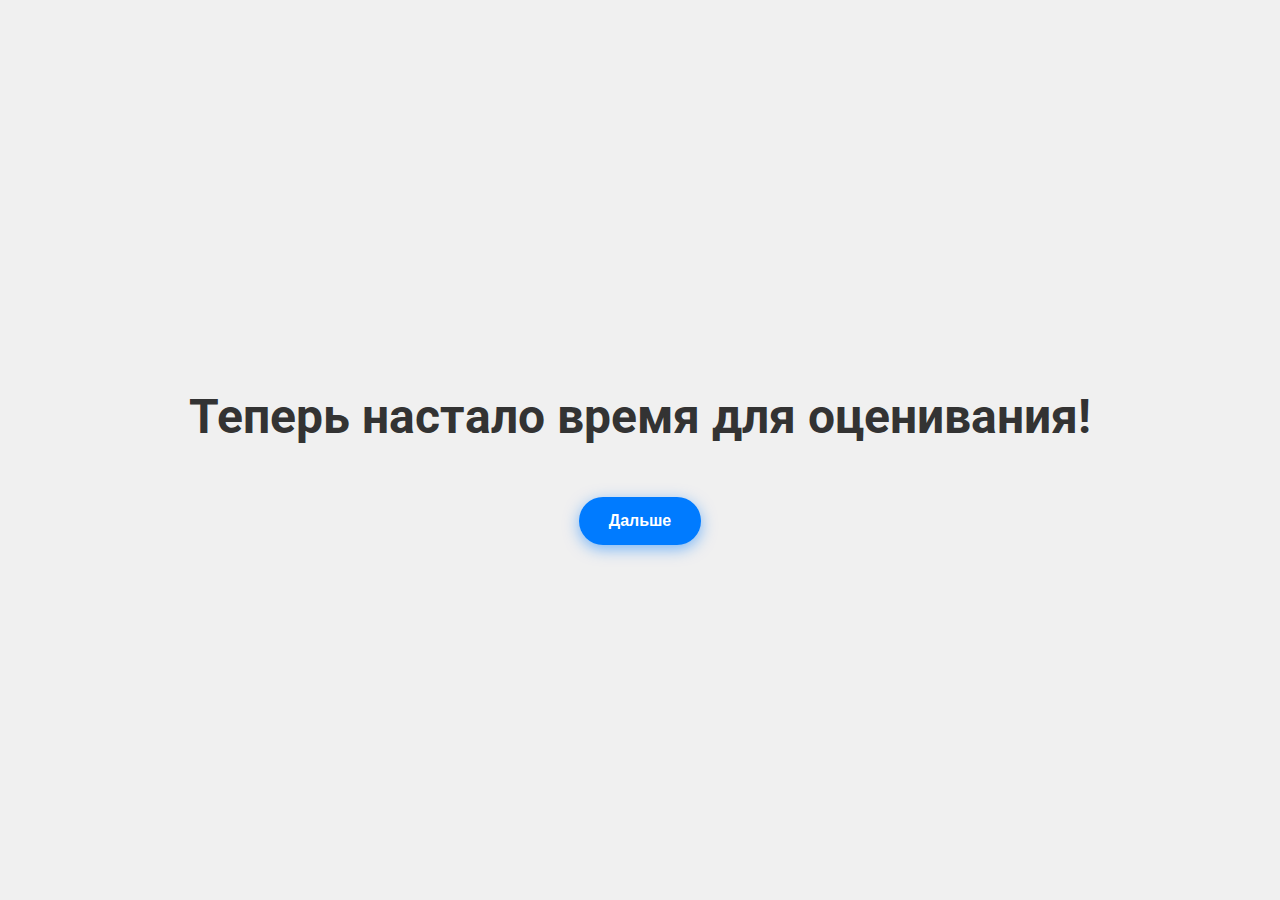
<file: Eye/eyen.html>
<!DOCTYPE html>
<html lang="ru">
<head>
    <meta charset="UTF-8">
    <meta name="viewport" content="width=device-width, initial-scale=1.0">
    <title>Главная страница</title>
    <link href="https://fonts.googleapis.com/css2?family=Roboto:wght@400;700&display=swap" rel="stylesheet">
    <link rel="stylesheet" href="eyem.css">
</head>
<body>
    <div class="container">
        <h1>Теперь настало время для оценивания!</h1>
        <button class="continue-button" onclick="redirect()">Дальше</button>
    </div>
    <script>
        function redirect() {
            window.location.href = 'your.html'; // Замените на нужную страницу
        }
    </script>
</body>
</html>
</file>
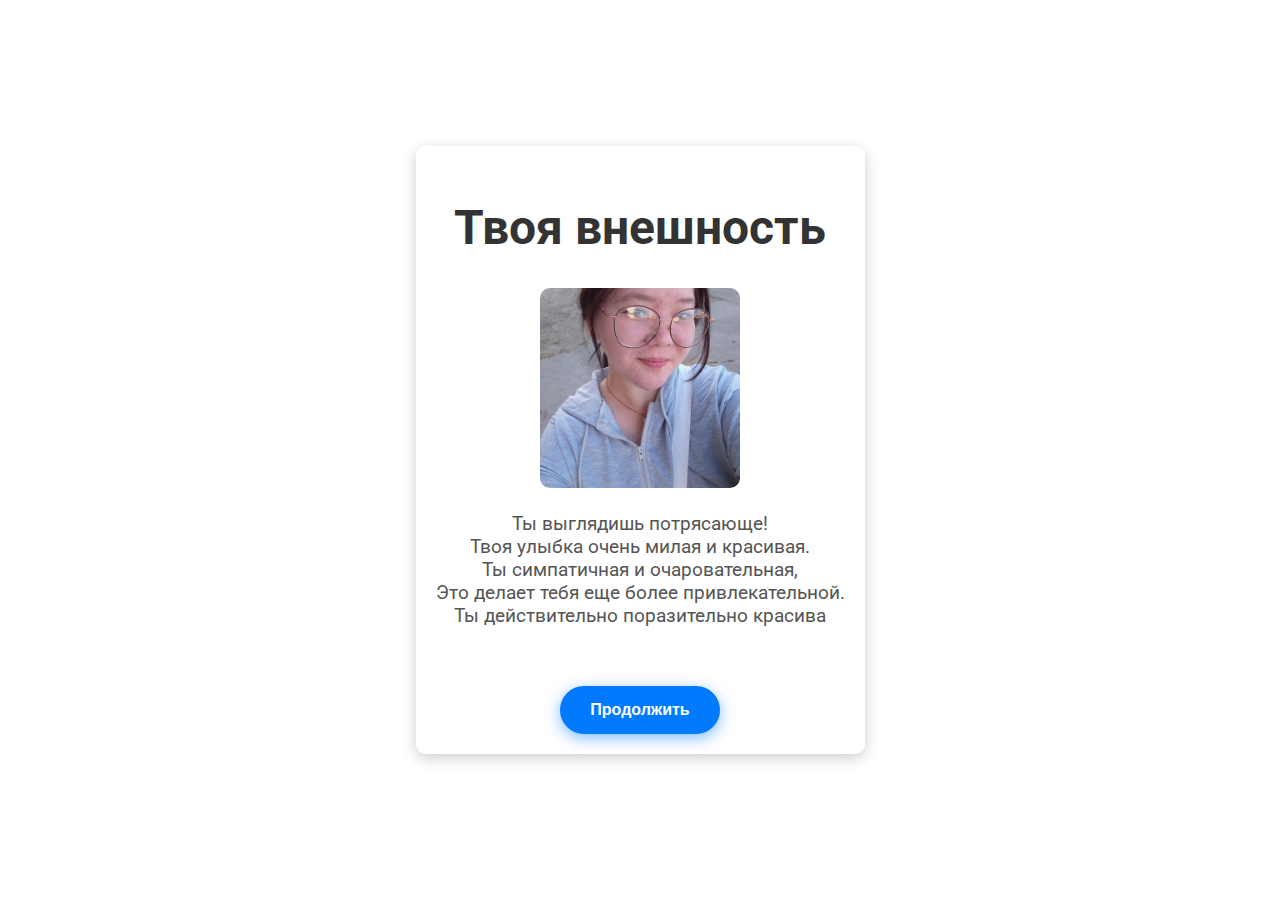
<file: Flow/face.html>
<!DOCTYPE html>
<html lang="ru">
<head>
    <meta charset="UTF-8">
    <meta name="viewport" content="width=device-width, initial-scale=1.0">
    <title>Привет снова</title>
    <link href="https://fonts.googleapis.com/css2?family=Roboto:wght@400;700&display=swap" rel="stylesheet">
    <link rel="stylesheet" href="face.css">
</head>
<body>
    <div class="container">
        <h1 class="header">Твоя внешность</h1>
        <img src="/Photo/face.png" alt="Цветок" class="flower-image"><br>
        <p class="description">Ты выглядишь потрясающе!<br>
            Твоя улыбка очень милая и красивая.<br> 
            Ты симпатичная и очаровательная,<br>
            Это делает тебя еще более привлекательной.<br>
               Ты действительно поразительно красива<br></p><br>
        <button class="continue-button" onclick="redirect()">Продолжить</button>
    </div>
    <script>
        function redirect() {
            window.location.href = '/Hair/hair.html'; // Замените на нужный URL
        }
    </script>
</body>
</html>
</file>
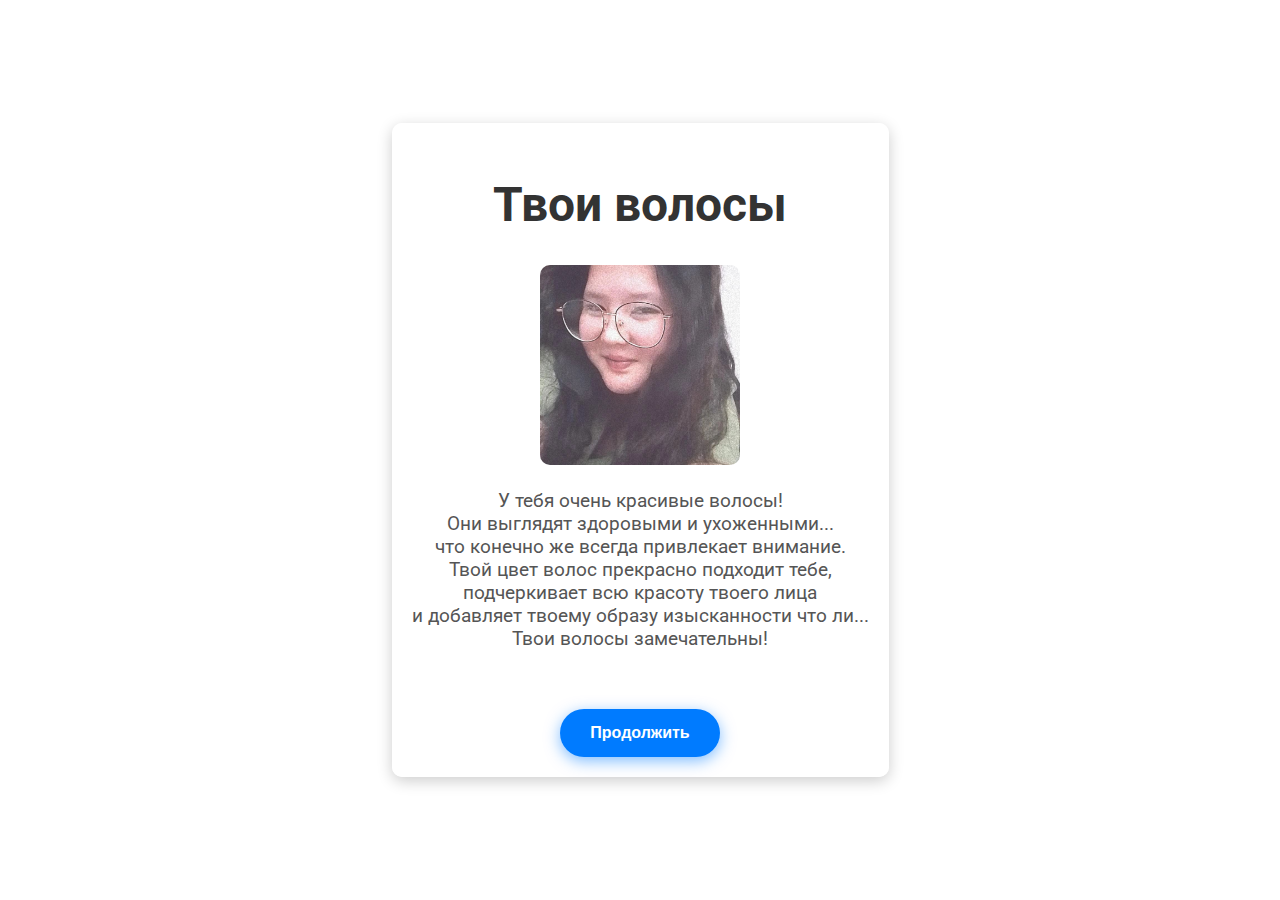
<file: Hair/hair.html>
<!DOCTYPE html>
<html lang="ru">
<head>
    <meta charset="UTF-8">
    <meta name="viewport" content="width=device-width, initial-scale=1.0">
    <title>Привет снова</title>
    <link href="https://fonts.googleapis.com/css2?family=Roboto:wght@400;700&display=swap" rel="stylesheet">
    <link rel="stylesheet" href="hair.css">
</head>
<body>
    <div class="container">
        <h1 class="header">Твои волосы</h1>
        <img src="/Photo/hair.png" alt="Здесь должна быть твоя фотография с волосами" class="flower-image"><br>
        <p class="description">У тебя очень красивые волосы!<br>
             Они выглядят здоровыми и ухоженными...<br>
              что конечно же всегда привлекает внимание.<br>
               Твой цвет волос прекрасно подходит тебе,<br> подчеркивает всю красоту твоего лица<br>
                и добавляет твоему образу изысканности что ли...<br>
                 Твои волосы замечательны!<br>
                 </p><br>
        <button class="continue-button" onclick="redirect()">Продолжить</button>
    </div>
    <script>
        function redirect() {
            window.location.href = '/Voice/voice.html'; // Замените на нужный URL
        }
    </script>
</body>
</html>
</file>
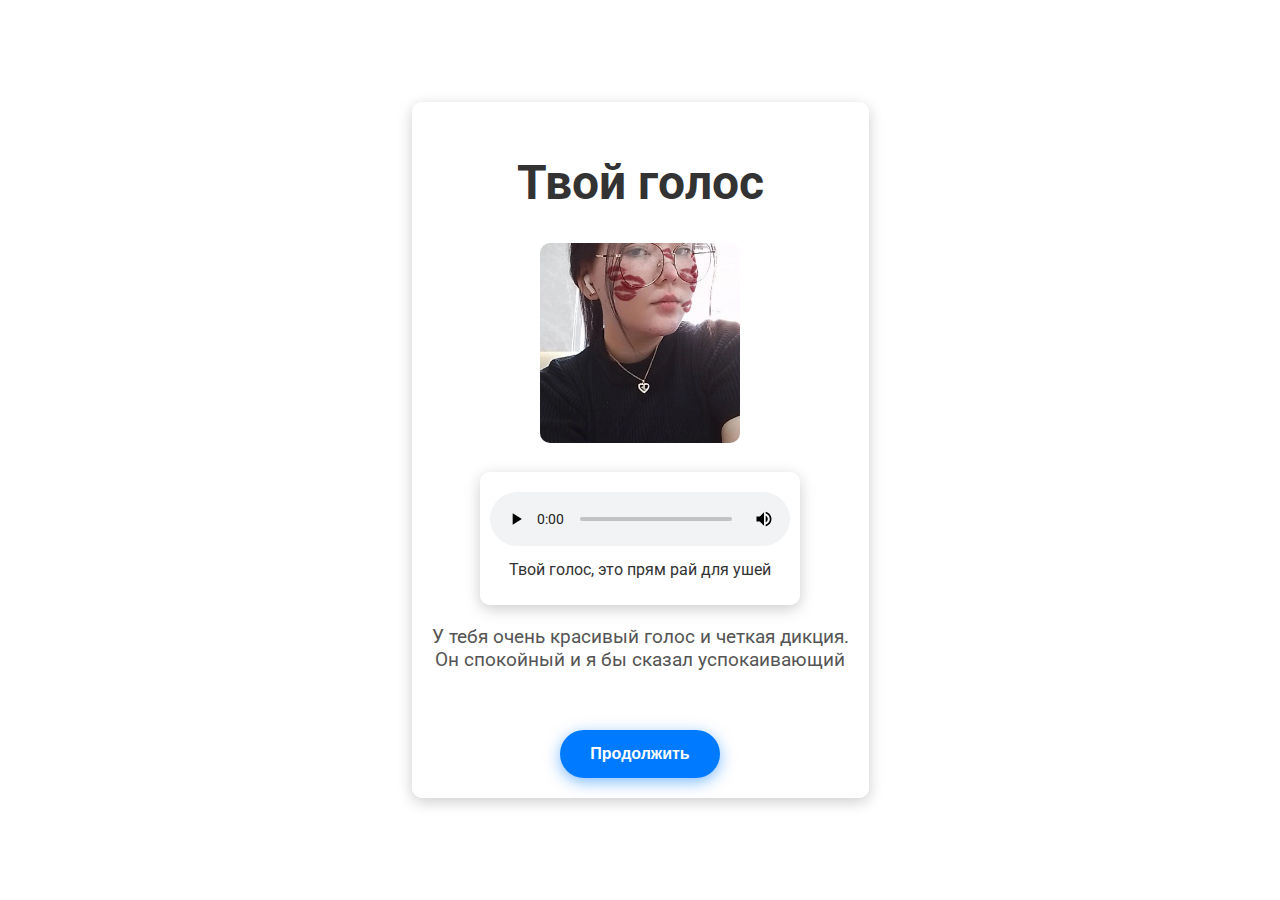
<file: Voice/voice.html>
<!DOCTYPE html>
<html lang="ru">
<head>
    <meta charset="UTF-8">
    <meta name="viewport" content="width=device-width, initial-scale=1.0">
    <title>Привет снова</title>
    <link href="https://fonts.googleapis.com/css2?family=Roboto:wght@400;700&display=swap" rel="stylesheet">
    <link rel="stylesheet" href="voice.css">
</head>
<body>
    <div class="container">
        <h1 class="header">Твой голос</h1>
        <div class="image-music-container">
            <img src="/Photo/face2.jpg" alt="Здесь должна быть твоя фотка" class="flower-image"><br>
            
            <div class="music-container">
                <audio class="music" controls>
                    <source src="audio_2024-09-16_20-48-16.ogg" type="audio/mpeg">
                    Ваш браузер не поддерживает аудио элемент.
                </audio>
                <p class="music-text">Твой голос, это прям рай для ушей</p>
            </div>
        </div>
        <p class="description">У тебя очень красивый голос и четкая дикция.<br> Он спокойный и я бы сказал успокаивающий</p><br>
        <button class="continue-button" onclick="redirect()">Продолжить</button>
    </div>
    <script>
        function redirect() {
            window.location.href = '/End/end.html'; // Замените на нужный URL
        }
    </script>
</body>
</html>
</file>
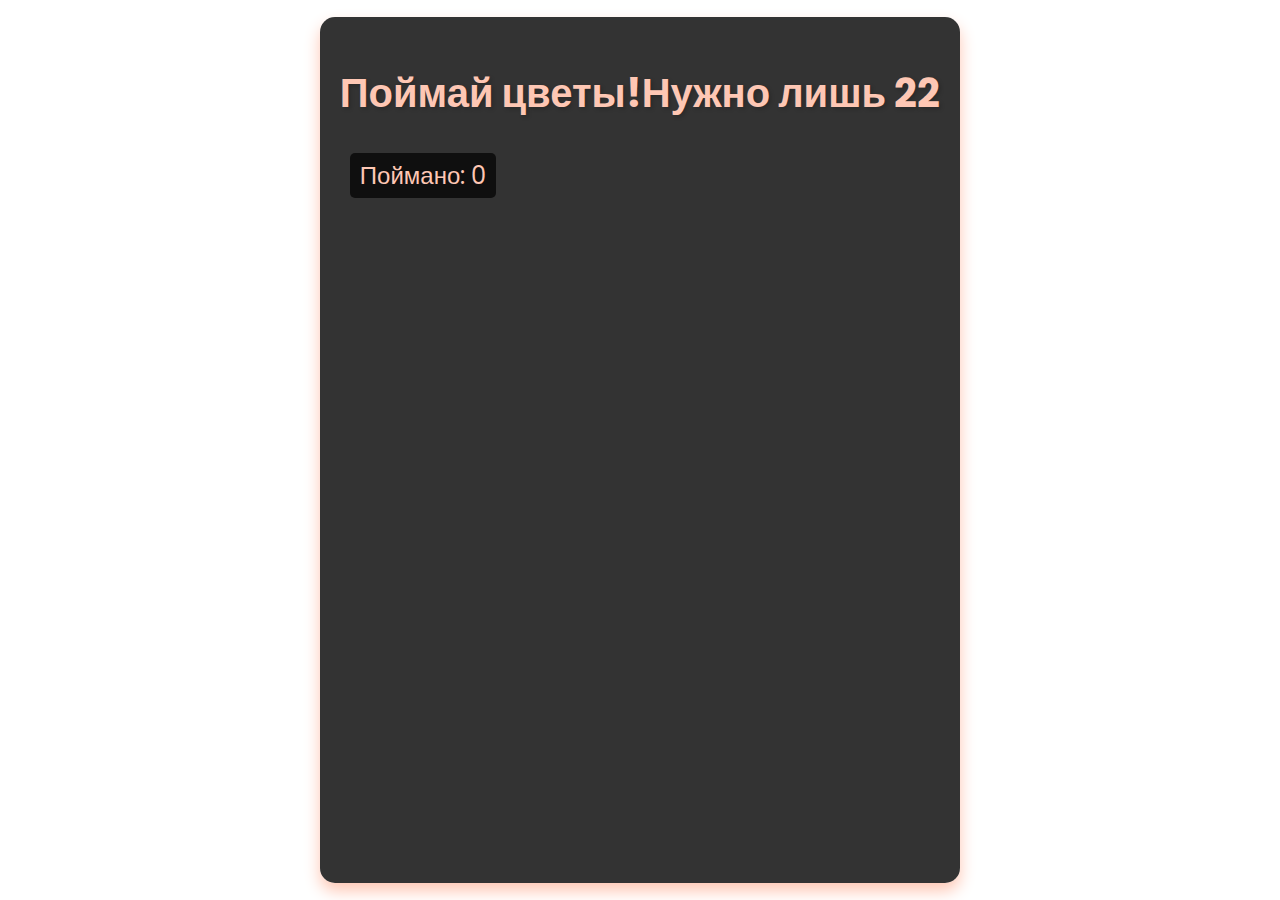
<file: Html/catch/catch.html>
<!DOCTYPE html>
<html lang="ru">
<head>
    <meta charset="UTF-8">
    <meta name="viewport" content="width=device-width, initial-scale=1.0">
    <title>Игра: Ловля изображений</title>
    <link href="https://fonts.googleapis.com/css2?family=Poppins:wght@400;700&display=swap" rel="stylesheet">
    <link rel="stylesheet" href="catch.css">
</head>
<body>
    <div class="container">
        <h1>Поймай цветы!Нужно лишь 22</h1>
        <div class="game-container" id="gameContainer">
            <div class="score" id="score">Поймано: 0</div>
            <div class="game-over" id="gameOver">
                Ты прошла! Переход на следующую страницу через <span id="timer">5</span> секунд...
            </div>
        </div>
    </div>
    <script src="catch.js"></script>
</body>
</html>
</file>
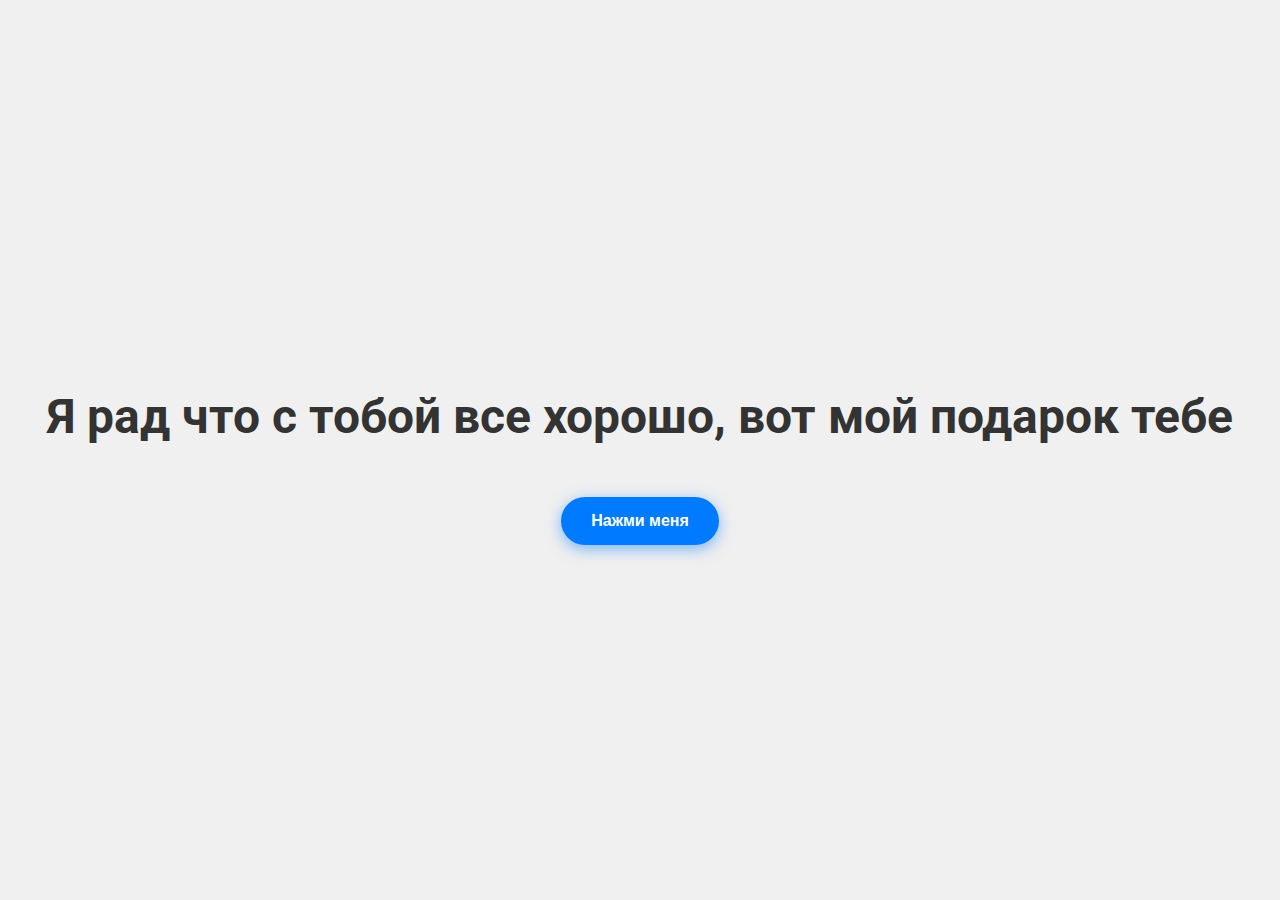
<file: Html/Fine/fine.html>
<!DOCTYPE html>
<html lang="ru">
<head>
    <meta charset="UTF-8">
    <meta name="viewport" content="width=device-width, initial-scale=1.0">
    <title>Главная страница</title>
    <link href="https://fonts.googleapis.com/css2?family=Roboto:wght@400;700&display=swap" rel="stylesheet">
    <link rel="stylesheet" href="fine.css">
</head>
<body>
    <div class="container">
        <h1>Я рад что с тобой все хорошо, вот мой подарок тебе</h1>
        <button class="continue-button" onclick="redirect()">Нажми меня</button>
    </div>
    <script>
        function redirect() {
            window.location.href = '/Html/Instruction/instruction.html';
        }
    </script>
</body>
</html>
</file>
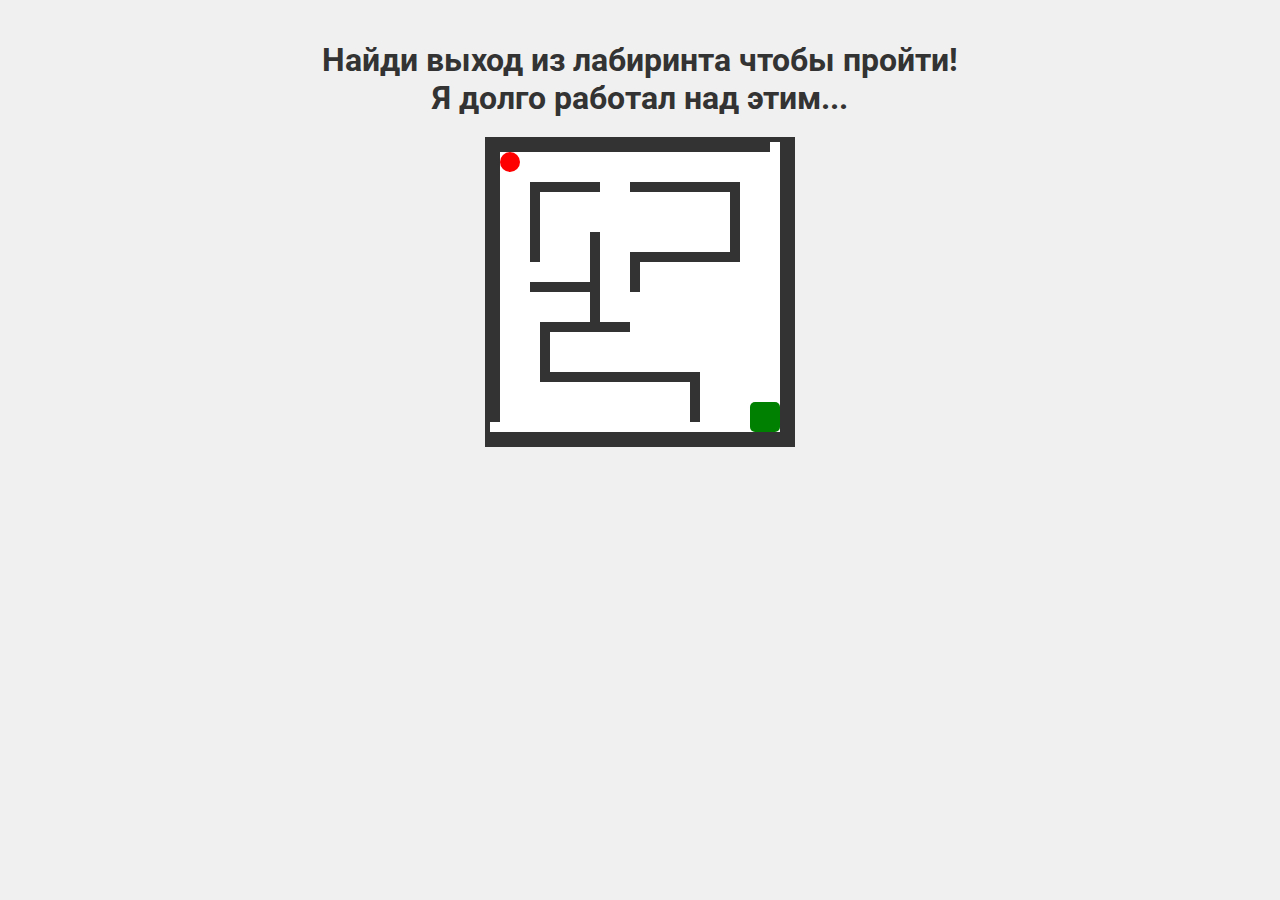
<file: Html/Game/game.html>
<!DOCTYPE html>
<html lang="ru">
<head>
    <meta charset="UTF-8">
    <meta name="viewport" content="width=device-width, initial-scale=1.0">
    <title>Мини-игра</title>
    <link href="https://fonts.googleapis.com/css2?family=Roboto:wght@400;700&display=swap" rel="stylesheet">
    <link rel="stylesheet" href="game.css">
</head>
<body>
    <div class="container">
        <h1 class="header">Найди выход из лабиринта чтобы пройти!<br>Я долго работал над этим...</h1>
        <div class="maze" id="maze">
            <div class="player" id="player"></div>
            <div class="exit" id="exit"></div>
            <!-- Walls -->
            <div class="wall" style="top: 0; left: 0; width: 280px; height: 10px;"></div>
            <div class="wall" style="top: 0; left: 290px; width: 10px; height: 300px;"></div>
            <div class="wall" style="top: 0; left: 0; width: 10px; height: 280px;"></div>
            <div class="wall" style="top: 290px; left: 0; width: 290px; height: 10px;"></div>

            <div class="wall" style="top: 40px; left: 40px; width: 10px; height: 80px;"></div>
            <div class="wall" style="top: 40px; left: 50px; width: 60px; height: 10px;"></div>
            <div class="wall" style="top: 90px; left: 100px; width: 10px; height: 100px;"></div>
            <div class="wall" style="top: 140px; left: 40px; width: 60px; height: 10px;"></div>

            <div class="wall" style="top: 40px; left: 140px; width: 100px; height: 10px;"></div>
            <div class="wall" style="top: 40px; left: 240px; width: 10px; height: 80px;"></div>
            <div class="wall" style="top: 110px; left: 140px; width: 100px; height: 10px;"></div>
            <div class="wall" style="top: 110px; left: 140px; width: 10px; height: 40px;"></div>

            <div class="wall" style="top: 180px; left: 50px; width: 90px; height: 10px;"></div>
            <div class="wall" style="top: 180px; left: 50px; width: 10px; height: 60px;"></div>
            <div class="wall" style="top: 230px; left: 50px; width: 160px; height: 10px;"></div>
            <div class="wall" style="top: 230px; left: 200px; width: 10px; height: 50px;"></div>
        </div>
        <div id="message" class="message"></div> <!-- Перенесли сообщение сюда -->
    </div>

    <script>
        const player = document.getElementById('player');
        const maze = document.getElementById('maze');
        const exit = document.getElementById('exit');
        const message = document.getElementById('message');
        const walls = document.querySelectorAll('.wall');

        let offsetX, offsetY, initialX, initialY;

        player.addEventListener('mousedown', function(e) {
            e.preventDefault();
            offsetX = e.clientX - player.getBoundingClientRect().left;
            offsetY = e.clientY - player.getBoundingClientRect().top;
            document.addEventListener('mousemove', mouseMove);
            document.addEventListener('mouseup', mouseUp);
        });

        function mouseMove(e) {
            const rect = maze.getBoundingClientRect();
            const x = e.clientX - rect.left - offsetX;
            const y = e.clientY - rect.top - offsetY;

            movePlayer(x, y);
        }

        function mouseUp() {
            document.removeEventListener('mousemove', mouseMove);
            document.removeEventListener('mouseup', mouseUp);
        }

        player.addEventListener('touchstart', function(e) {
            e.preventDefault();
            const touch = e.touches[0];
            offsetX = touch.clientX - player.getBoundingClientRect().left;
            offsetY = touch.clientY - player.getBoundingClientRect().top;
            initialX = player.offsetLeft;
            initialY = player.offsetTop;
            document.addEventListener('touchmove', touchMove);
            document.addEventListener('touchend', touchEnd);
        });

        function touchMove(e) {
            const touch = e.touches[0];
            const rect = maze.getBoundingClientRect();
            const x = touch.clientX - rect.left - offsetX;
            const y = touch.clientY - rect.top - offsetY;

            movePlayer(x, y);
        }

        function touchEnd() {
            document.removeEventListener('touchmove', touchMove);
            document.removeEventListener('touchend', touchEnd);
        }

        function movePlayer(x, y) {
            const rect = maze.getBoundingClientRect();
            if (x >= 0 && x <= rect.width - player.offsetWidth &&
                y >= 0 && y <= rect.height - player.offsetHeight) {

                player.style.left = x + 'px';
                player.style.top = y + 'px';

                for (let wall of walls) {
                    if (isCollision(player, wall)) {
                        player.style.left = initialX + 'px';
                        player.style.top = initialY + 'px';
                        return;
                    }
                }

                if (isCollision(player, exit)) {
                    message.innerHTML = '<h1>Поздравляю!</h1>';
                    message.style.display = 'block'; // Показываем сообщение
                    setTimeout(() => {
                        window.location.href = '/Html/catch/catch.html'; // Замените на нужную страницу
                    }, 3000);
                } else {
                    initialX = x;
                    initialY = y;
                }
            }
        }

        function isCollision(a, b) {
            const aRect = a.getBoundingClientRect();
            const bRect = b.getBoundingClientRect();

            return !(aRect.right < bRect.left || 
                     aRect.left > bRect.right || 
                     aRect.bottom < bRect.top || 
                     aRect.top > bRect.bottom);
        }
    </script>
</body>
</html>
</file>
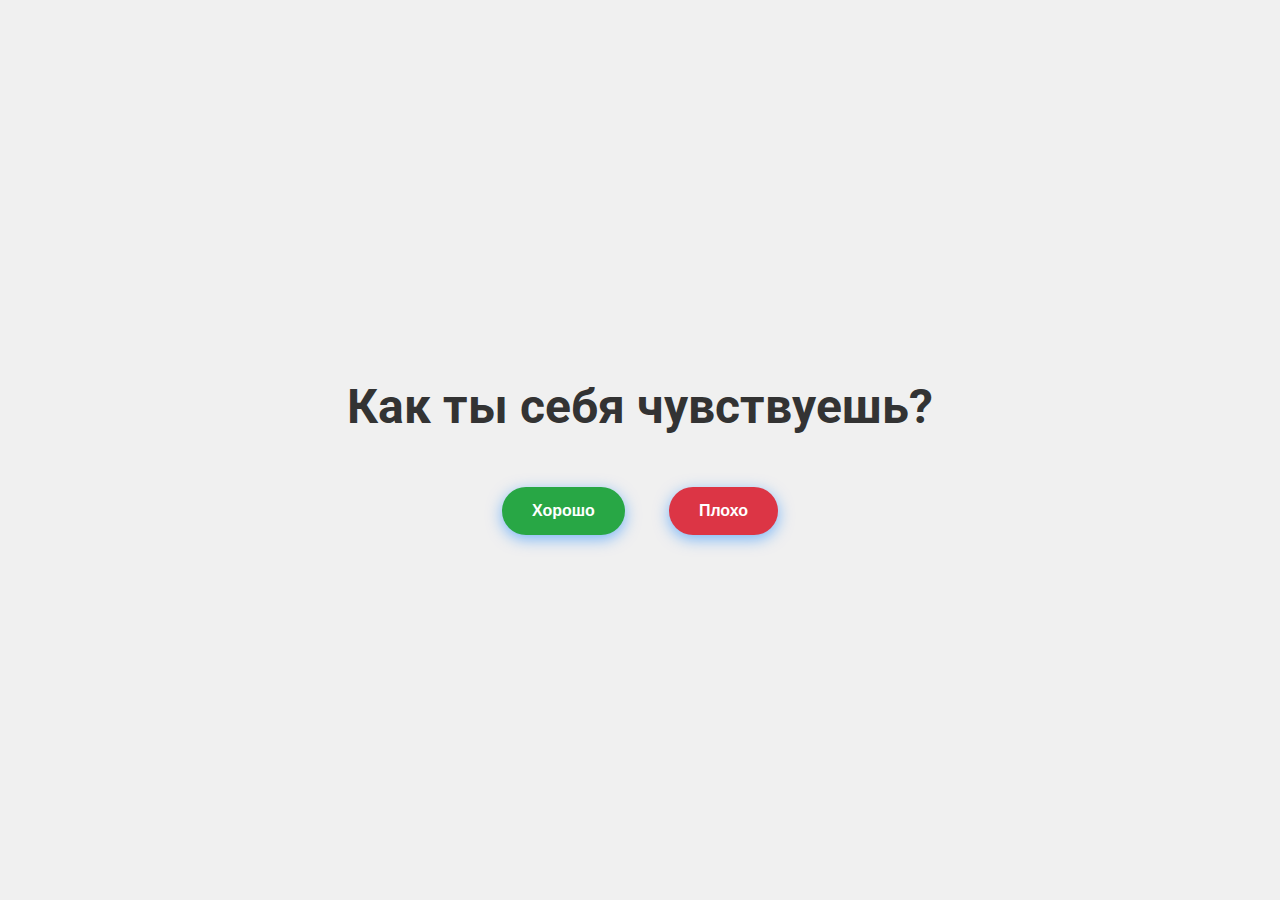
<file: Html/Greating/greating.html>
<!DOCTYPE html>
<html lang="ru">
<head>
    <meta charset="UTF-8">
    <meta name="viewport" content="width=device-width, initial-scale=1.0">
    <title>Главная страница</title>
    <link href="https://fonts.googleapis.com/css2?family=Roboto:wght@400;700&display=swap" rel="stylesheet">
    <link rel="stylesheet" href="greating.css">
</head>
<body>
    <div class="container">
        <h1>Как ты себя чувствуешь?</h1>
        <button class="continue-button good-button" onclick="redirectGood()">Хорошо</button>
        <button class="continue-button bad-button" onclick="redirectBad()">Плохо</button>
    </div>
    <script>
        function redirectGood() {
            window.location.href = '/Html/Fine/fine.html'; // Замените на нужный URL для "Хорошо"
        }
        
        function redirectBad() {
            window.location.href = '/Html/Unwell/unwell.html'; // Замените на нужный URL для "Плохо"
        }
    </script>
</body>
</html>
</file>
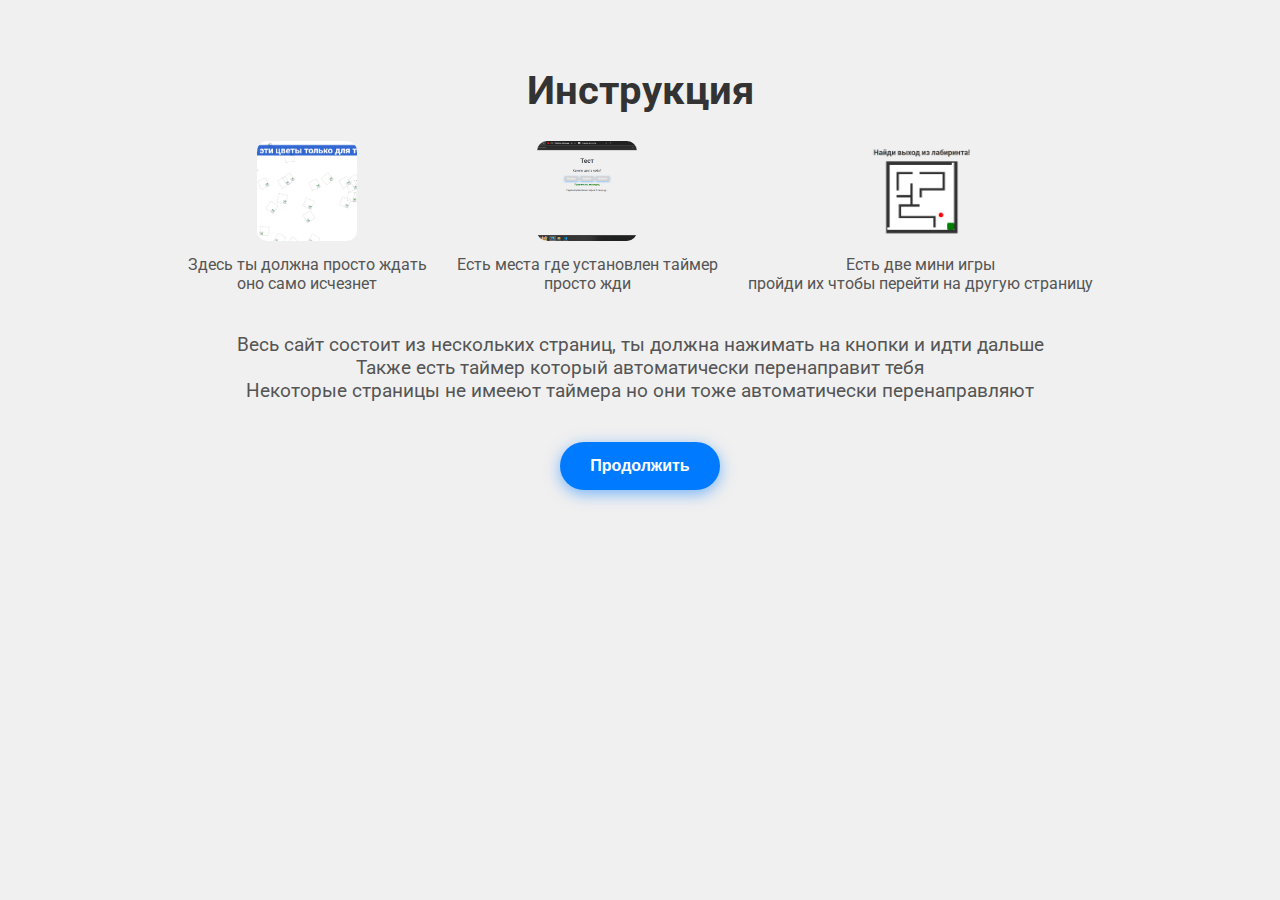
<file: Html/Instruction/instruction.html>
<!DOCTYPE html>
<html lang="ru">
<head>
    <meta charset="UTF-8">
    <meta name="viewport" content="width=device-width, initial-scale=1.0">
    <title>Инструкция</title>
    <link href="https://fonts.googleapis.com/css2?family=Roboto:wght@400;700&display=swap" rel="stylesheet">
    <link rel="stylesheet" href="instruction.css">
</head>
<body>
    <div class="container">
        <h1 class="instruction-header">Инструкция</h1>
        <div class="image-grid">
            <div class="image-item">
                <img src="/Photo/photo_1_2024-05-28_17-16-37.jpg" alt="Image 2">
                <p class="image-text">Здесь ты должна просто ждать<br>оно само исчезнет</p>
            </div>
            <div class="image-item">
                <img src="/Photo/Снимок экрана (406).png" alt="Image 3">
                <p class="image-text">Есть места где установлен таймер<br> просто жди</p>
            </div>
            <div class="image-item">
                <img src="/Photo/photo_3_2024-05-28_17-16-37.jpg" alt="Image 4">
                <p class="image-text">Есть две мини игры<br> пройди их чтобы перейти на другую страницу</p>
            </div>
        </div>
        <p>Весь сайт состоит из нескольких страниц, ты должна нажимать на кнопки и идти дальше<br>Также есть таймер который автоматически перенаправит тебя<br> Некоторые страницы не имееют таймера но они тоже автоматически перенаправляют</p>
        <button class="continue-button" onclick="redirect()">Продолжить</button>
    </div>
    <script>
        function redirect() {
            window.location.href = '/Html/main/main.html'; // Замените на нужный URL
        }
    </script>
</body>
</html>
</file>
<file: Eye/eyem.css>
body, html {
    margin: 0;
    padding: 0;
    height: 100%;
    display: flex;
    align-items: center;
    justify-content: center;
    font-family: 'Roboto', sans-serif;
    background-color: #f0f0f0;
}

.container {
    text-align: center;
}

h1 {
    font-size: 3rem;
    color: #333;
    animation: fadeIn 2s ease-in-out;
}

button.continue-button {
    margin-top: 20px;
    padding: 15px 30px;
    font-size: 1rem;
    font-weight: bold;
    color: #fff;
    background-color: #007BFF;
    border: none;
    border-radius: 25px;
    cursor: pointer;
    transition: background-color 0.3s ease, transform 0.3s ease, box-shadow 0.3s ease;
    box-shadow: 0 4px 15px rgba(0, 123, 255, 0.5);
    animation: fadeIn 2.5s ease-in-out;
}

button.continue-button:hover {
    background-color: #0056b3;
    transform: translateY(-3px);
    box-shadow: 0 8px 20px rgba(0, 123, 255, 0.7);
}

button.continue-button:active {
    background-color: #004085;
    transform: translateY(-1px);
    box-shadow: 0 6px 15px rgba(0, 123, 255, 0.6);
}

@keyframes fadeIn {
    0% {
        opacity: 0;
        transform: scale(0.9);
    }
    100% {
        opacity: 1;
        transform: scale(1);
    }
}
</file>
<file: Flow/face.css>
body, html {
    margin: 0;
    padding: 0;
    height: 100%;
    width: 100%;
    font-family: 'Roboto', sans-serif;
    background: url('https://wallpapertag.com/wallpaper/full/3/a/d/773005-beautiful-rose-wallpapers-2560x1440-ipad-retina.jpg') no-repeat center center fixed;
    background-size: cover;
    display: flex;
    align-items: center;
    justify-content: center;
}

.container {
    text-align: center;
    padding: 20px;
    background: rgba(255, 255, 255, 0.8); /* Полупрозрачный белый фон для лучшей читаемости текста */
    border-radius: 10px;
    box-shadow: 0 4px 15px rgba(0, 0, 0, 0.2);
    animation: fadeIn 2s ease-in-out;
}

.header {
    font-size: 3rem;
    color: #333;
    animation: fadeIn 2s ease-in-out;
}

.description {
    font-size: 1.2rem;
    color: #555;
    margin: 20px 0;
    animation: fadeIn 2s ease-in-out;
}

.flower-image {
    width: 200px;
    height: 200px;
    object-fit: cover;
    border-radius: 10px;
    animation: fadeIn 2s ease-in-out;
}

button.continue-button {
    margin-top: 20px;
    padding: 15px 30px;
    font-size: 1rem;
    font-weight: bold;
    color: #fff;
    background-color: #007BFF;
    border: none;
    border-radius: 25px;
    cursor: pointer;
    transition: background-color 0.3s ease, transform 0.3s ease, box-shadow 0.3s ease;
    box-shadow: 0 4px 15px rgba(0, 123, 255, 0.5);
    animation: fadeIn 2.5s ease-in-out;
}

button.continue-button:hover {
    background-color: #0056b3;
    transform: translateY(-3px);
    box-shadow: 0 8px 20px rgba(0, 123, 255, 0.7);
}

button.continue-button:active {
    background-color: #004085;
    transform: translateY(-1px);
    box-shadow: 0 6px 15px rgba(0, 123, 255, 0.6);
}

@keyframes fadeIn {
    0% {
        opacity: 0;
        transform: scale(0.9);
    }
    100% {
        opacity: 1;
        transform: scale(1);
    }
}
</file>
<file: Hair/hair.css>
body, html {
    margin: 0;
    padding: 0;
    height: 100%;
    width: 100%;
    font-family: 'Roboto', sans-serif;
    background: url('https://th.bing.com/th/id/R.df01f2bb1beea6937ad169dde9028e49?rik=6G%2b2nBN6mcKqVg&pid=ImgRaw&r=0') no-repeat center center fixed;
    background-size: cover;
    display: flex;
    align-items: center;
    justify-content: center;
}

.container {
    text-align: center;
    padding: 20px;
    background: rgba(255, 255, 255, 0.8); /* Полупрозрачный белый фон для лучшей читаемости текста */
    border-radius: 10px;
    box-shadow: 0 4px 15px rgba(0, 0, 0, 0.2);
    animation: fadeIn 2s ease-in-out;
}

.header {
    font-size: 3rem;
    color: #333;
    animation: fadeIn 2s ease-in-out;
}

.description {
    font-size: 1.2rem;
    color: #555;
    margin: 20px 0;
    animation: fadeIn 2s ease-in-out;
}

.flower-image {
    width: 200px;
    height: 200px;
    object-fit: cover;
    border-radius: 10px;
    animation: fadeIn 2s ease-in-out;
}

button.continue-button {
    margin-top: 20px;
    padding: 15px 30px;
    font-size: 1rem;
    font-weight: bold;
    color: #fff;
    background-color: #007BFF;
    border: none;
    border-radius: 25px;
    cursor: pointer;
    transition: background-color 0.3s ease, transform 0.3s ease, box-shadow 0.3s ease;
    box-shadow: 0 4px 15px rgba(0, 123, 255, 0.5);
    animation: fadeIn 2.5s ease-in-out;
}

button.continue-button:hover {
    background-color: #0056b3;
    transform: translateY(-3px);
    box-shadow: 0 8px 20px rgba(0, 123, 255, 0.7);
}

button.continue-button:active {
    background-color: #004085;
    transform: translateY(-1px);
    box-shadow: 0 6px 15px rgba(0, 123, 255, 0.6);
}

@keyframes fadeIn {
    0% {
        opacity: 0;
        transform: scale(0.9);
    }
    100% {
        opacity: 1;
        transform: scale(1);
    }
}
</file>
<file: Voice/voice.css>
body, html {
    margin: 0;
    padding: 0;
    height: 100%;
    width: 100%;
    font-family: 'Roboto', sans-serif;
    background: url('https://th.bing.com/th/id/R.b5af635a05b33becf9ead1de1d760c24?rik=AEduGkqZXVgF%2bA&riu=http%3a%2f%2fwallpaper.feodosia.net%2fmedia%2fwallpaper%2fnature%2f277921-2560x1702.jpg&ehk=U8Wzl2T0VNToE9PTCqsB2MDcxVqVjUhTOto0x62nb9A%3d&risl=&pid=ImgRaw&r=0') no-repeat center center fixed;
    background-size: cover;
    display: flex;
    align-items: center;
    justify-content: center;
}

.container {
    text-align: center;
    padding: 20px;
    background: rgba(255, 255, 255, 0.8); /* Полупрозрачный белый фон для лучшей читаемости текста */
    border-radius: 10px;
    box-shadow: 0 4px 15px rgba(0, 0, 0, 0.2);
    animation: fadeIn 2s ease-in-out;
}

.header {
    font-size: 3rem;
    color: #333;
    animation: fadeIn 2s ease-in-out;
}

.description {
    font-size: 1.2rem;
    color: #555;
    margin: 20px 0;
    animation: fadeIn 2s ease-in-out;
}

.image-music-container {
    display: flex;
    flex-direction: column;
    align-items: center;
}

.flower-image {
    width: 200px;
    height: 200px;
    object-fit: cover;
    border-radius: 10px;
    animation: fadeIn 2s ease-in-out;
    margin-bottom: 10px; /* Отступ снизу, чтобы музыкальный блок не прилегал вплотную */
}

button.continue-button {
    margin-top: 20px;
    padding: 15px 30px;
    font-size: 1rem;
    font-weight: bold;
    color: #fff;
    background-color: #007BFF;
    border: none;
    border-radius: 25px;
    cursor: pointer;
    transition: background-color 0.3s ease, transform 0.3s ease, box-shadow 0.3s ease;
    box-shadow: 0 4px 15px rgba(0, 123, 255, 0.5);
    animation: fadeIn 2.5s ease-in-out;
}

button.continue-button:hover {
    background-color: #0056b3;
    transform: translateY(-3px);
    box-shadow: 0 8px 20px rgba(0, 123, 255, 0.7);
}

button.continue-button:active {
    background-color: #004085;
    transform: translateY(-1px);
    box-shadow: 0 6px 15px rgba(0, 123, 255, 0.6);
}

.music-container {
    text-align: center;
    background: rgba(255, 255, 255, 0.8); /* Полупрозрачный белый фон */
    padding: 10px;
    border-radius: 10px;
    box-shadow: 0 4px 15px rgba(0, 0, 0, 0.2);
    width: 100%;
    max-width: 300px;
}

.music {
    width: 100%;
    margin-top: 10px;
}

.music-text {
    margin-top: 10px;
    color: #333;
    font-size: 1rem;
}

@keyframes fadeIn {
    0% {
        opacity: 0;
        transform: scale(0.9);
    }
    100% {
        opacity: 1;
        transform: scale(1);
    }
}
</file>
<file: Html/catch/catch.css>
body, html {
    margin: 0;
    padding: 0;
    height: 100%;
    display: flex;
    align-items: center;
    justify-content: center;
    font-family: 'Poppins', sans-serif;
    background: url('https://th.bing.com/th/id/R.7ec075df797d4085122ef72f2bced8e4?rik=C51MAXKSmuLY9A&pid=ImgRaw&r=0') no-repeat center center fixed; /* Добавлено фоновое изображение */
    background-size: cover;
}

.container {
    text-align: center;
    background: rgba(0, 0, 0, 0.8); /* Полупрозрачный фон для улучшения читаемости текста */
    padding: 20px;
    border-radius: 15px;
    box-shadow: 0 8px 16px #FEC7B4;
}

h1 {
    font-size: 2.5rem;
    color: #FEC7B4;
    animation: fadeIn 2s ease-in-out;
    margin-bottom: 20px;
    text-shadow: 2px 2px 4px rgba(0, 0, 0, 0.2);
}

.game-container {
    position: relative;
    width: 100%;
    height: 80vh;
    overflow: hidden;
}

.score {
    position: absolute;
    top: 10px;
    left: 10px;
    font-size: 1.5rem;
    color: #FEC7B4;
    background: rgba(0, 0, 0, 0.7);
    padding: 5px 10px;
    border-radius: 5px;
}

.game-over {
    position: absolute;
    bottom: 10px;
    left: 50%;
    transform: translateX(-50%);
    font-size: 1.5rem;
    color: #FEC7B4;
    background: rgba(0, 0, 0, 0.7);
    padding: 5px 10px;
    border-radius: 5px;
    display: none;
}

@keyframes fadeIn {
    0% {
        opacity: 0;
        transform: scale(0.9);
    }
    100% {
        opacity: 1;
        transform: scale(1);
    }
}

.falling-image {
    width: 50px;
    height: 50px;
    position: absolute;
    cursor: pointer;
    transition: transform 0.2s ease;
}

.falling-image:hover {
    transform: scale(1.2);
}
@media (max-width: 400px) {
    h1 {
        font-size: 1.5rem;
    }

    .container {
        padding: 10px;
    }

    .score, .game-over {
        font-size: 1rem;
        padding: 5px;
    }

    .falling-image {
        width: 30px;
        height: 30px;
    }
}
</file>
<file: Html/Fine/fine.css>
body, html {
    margin: 0;
    padding: 0;
    height: 100%;
    display: flex;
    align-items: center;
    justify-content: center;
    font-family: 'Roboto', sans-serif;
    background-color: #f0f0f0;
}

.container {
    text-align: center;
}

h1 {
    font-size: 3rem;
    color: #333;
    animation: fadeIn 2s ease-in-out;
}

button.continue-button {
    margin-top: 20px;
    padding: 15px 30px;
    font-size: 1rem;
    font-weight: bold;
    color: #fff;
    background-color: #007BFF;
    border: none;
    border-radius: 25px;
    cursor: pointer;
    transition: background-color 0.3s ease, transform 0.3s ease, box-shadow 0.3s ease;
    box-shadow: 0 4px 15px rgba(0, 123, 255, 0.5);
    animation: fadeIn 2.5s ease-in-out;
}

button.continue-button:hover {
    background-color: #0056b3;
    transform: translateY(-3px);
    box-shadow: 0 8px 20px rgba(0, 123, 255, 0.7);
}

button.continue-button:active {
    background-color: #004085;
    transform: translateY(-1px);
    box-shadow: 0 6px 15px rgba(0, 123, 255, 0.6);
}

@keyframes fadeIn {
    0% {
        opacity: 0;
        transform: scale(0.9);
    }
    100% {
        opacity: 1;
        transform: scale(1);
    }
}
</file>
<file: Html/Game/game.css>
body, html {
    margin: 0;
    padding: 0;
    height: 100%;
    font-family: 'Roboto', sans-serif;
    background-color: #f0f0f0;
}

.container {
    text-align: center;
    padding: 20px;
}

.header {
    font-size: 2rem;
    color: #333;
    margin-bottom: 20px;
    animation: fadeIn 2s ease-in-out;
}

.maze {
    position: relative;
    width: 300px;
    height: 300px;
    margin: 0 auto;
    border: 5px solid #333;
    background-color: #fff;
    display: flex;
    align-items: center;
    justify-content: center;
}

.player {
    position: absolute;
    width: 20px;
    height: 20px;
    background-color: red;
    border-radius: 50%;
    left: 10px;
    top: 10px;
}

.exit {
    position: absolute;
    width: 30px;
    height: 30px;
    background-color: green;
    border-radius: 5px;
    right: 10px;
    bottom: 10px;
}

.wall {
    position: absolute;
    background-color: #333;
}

.message {
    position: absolute;
    bottom: 20px;
    width: 100%;
    text-align: center;
    font-size: 1.5rem;
    color: green;
    font-weight: bold;
    display: none; /* Скрыто по умолчанию */
    animation: fadeIn 2s ease-in-out;
}


@keyframes fadeIn {
    0% {
        opacity: 0;
        transform: scale(0.9);
    }
    100% {
        opacity: 1;
        transform: scale(1);
    }
}
@media (max-width: 400px) {
    .header {
        font-size: 1.2rem;
    }

    .maze {
        width: 265px;
        height: 265px;
    }

    .player {
        width: 15px;
        height: 15px;
    }

    .exit {
        width: 25px;
        height: 25px;
    }
}
</file>
<file: Html/Greating/greating.css>
body, html {
    margin: 0;
    padding: 0;
    height: 100%;
    display: flex;
    align-items: center;
    justify-content: center;
    font-family: 'Roboto', sans-serif;
    background-color: #f0f0f0;
}

.container {
    text-align: center;
}

h1 {
    font-size: 3rem;
    color: #333;
    animation: fadeIn 2s ease-in-out;
}

button.continue-button {
    margin: 20px;
    padding: 15px 30px;
    font-size: 1rem;
    font-weight: bold;
    color: #fff;
    border: none;
    border-radius: 25px;
    cursor: pointer;
    transition: background-color 0.3s ease, transform 0.3s ease, box-shadow 0.3s ease;
    box-shadow: 0 4px 15px rgba(0, 123, 255, 0.5);
    animation: fadeIn 2.5s ease-in-out;
}

button.good-button {
    background-color: #28a745;
}

button.good-button:hover {
    background-color: #218838;
    transform: translateY(-3px);
    box-shadow: 0 8px 20px rgba(40, 167, 69, 0.7);
}

button.good-button:active {
    background-color: #1e7e34;
    transform: translateY(-1px);
    box-shadow: 0 6px 15px rgba(40, 167, 69, 0.6);
}

button.bad-button {
    background-color: #dc3545;
}

button.bad-button:hover {
    background-color: #c82333;
    transform: translateY(-3px);
    box-shadow: 0 8px 20px rgba(220, 53, 69, 0.7);
}

button.bad-button:active {
    background-color: #bd2130;
    transform: translateY(-1px);
    box-shadow: 0 6px 15px rgba(220, 53, 69, 0.6);
}

@keyframes fadeIn {
    0% {
        opacity: 0;
        transform: scale(0.9);
    }
    100% {
        opacity: 1;
        transform: scale(1);
    }
}
</file>
<file: Html/Instruction/instruction.css>
body, html {
    margin: 0;
    padding: 0;
    height: 100%;
    font-family: 'Roboto', sans-serif;
    background-color: #f0f0f0;
}

.container {
    text-align: center;
    padding: 20px;
}

h1 {
    font-size: 3rem;
    color: #333;
    animation: fadeIn 2s ease-in-out;
}

.image-grid {
    display: flex;
    justify-content: center;
    gap: 30px; /* Увеличенное расстояние между изображениями */
    margin: 20px 0;
}

.image-item {
    text-align: center;
}

.image-item img {
    width: 100px;
    height: 100px;
    object-fit: cover;
    border-radius: 10px;
    animation: fadeIn 2s ease-in-out;
}

.image-text {
    margin-top: 10px;
    font-size: 1rem;
    color: #555;
}

p {
    font-size: 1.2rem;
    color: #555;
    margin: 20px 0;
}

button.continue-button {
    margin-top: 20px;
    padding: 15px 30px;
    font-size: 1rem;
    font-weight: bold;
    color: #fff;
    background-color: #007BFF;
    border: none;
    border-radius: 25px;
    cursor: pointer;
    transition: background-color 0.3s ease, transform 0.3s ease, box-shadow 0.3s ease;
    box-shadow: 0 4px 15px rgba(0, 123, 255, 0.5);
    animation: fadeIn 2.5s ease-in-out;
}

button.continue-button:hover {
    background-color: #0056b3;
    transform: translateY(-3px);
    box-shadow: 0 8px 20px rgba(0, 123, 255, 0.7);
}

button.continue-button:active {
    background-color: #004085;
    transform: translateY(-1px);
    box-shadow: 0 6px 15px rgba(0, 123, 255, 0.6);
}

@keyframes fadeIn {
    0% {
        opacity: 0;
        transform: scale(0.9);
    }
    100% {
        opacity: 1;
        transform: scale(1);
    }
}

.instruction-header {
    padding-top: 20px;
    font-size: 2.5rem;
    animation: fadeIn 2s ease-in-out;
}

/* Адаптивные стили */
@media (max-width: 600px) {
    .container {
        width: 90%;
    }
    h1 {
        font-size: 1.2rem;
    }
    p {
        font-size: 0.9rem;
    }
    .image-item {
        flex: 1 1 calc(100% - 10px); /* Одна фотография в ряд на маленьких экранах */
        max-width: calc(100% - 10px);
    }
    .image-grid {
        gap: 10px;
        flex-direction: column; /* Переводим flex-контейнер в вертикальное направление */
        align-items: center; /* Центрируем изображения по горизонтали */
    }
    button.continue-button {
        padding: 10px 20px;
        font-size: 0.9rem;
    }
}

@media (max-width: 400px) {
    h1 {
        font-size: 1rem;
    }
    p {
        font-size: 0.8rem;
    }
    button.continue-button {
        padding: 8px 15px;
        font-size: 0.8rem;
    }
}
</file>
